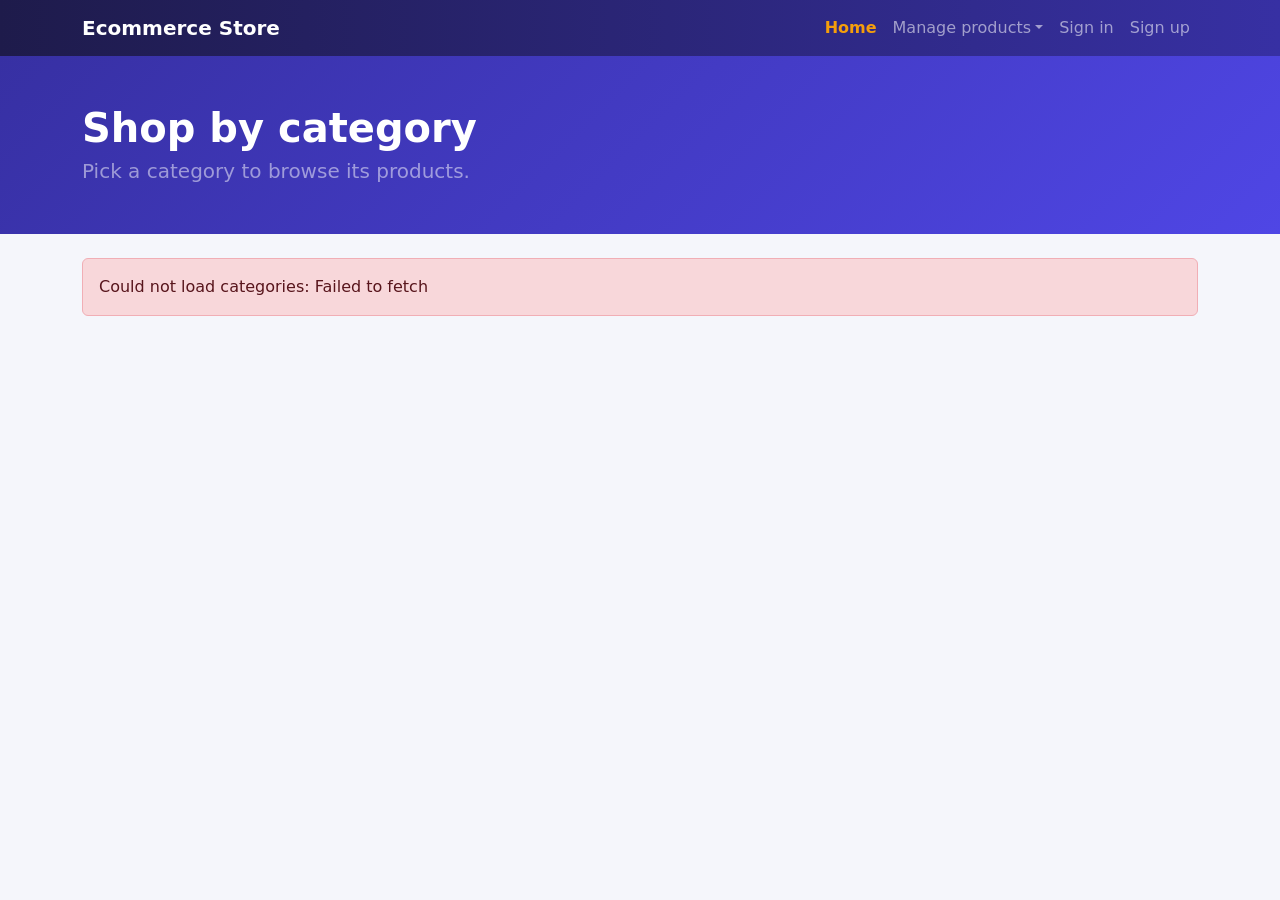
<file: index.html>
<!DOCTYPE html>
<html lang="en">

<head>
    <meta charset="UTF-8">
    <meta name="viewport" content="width=device-width, initial-scale=1">
    <title>Ecommerce Store</title>
    <link href="https://cdn.jsdelivr.net/npm/bootstrap@5.3.3/dist/css/bootstrap.min.css" rel="stylesheet">
    <link href="css/style.css" rel="stylesheet">
</head>

<body onload="loadCategories()">
    <nav class="navbar navbar-expand-lg navbar-dark store-navbar">
        <div class="container">
            <a class="navbar-brand fw-bold" href="index.html">Ecommerce Store</a>
            <button class="navbar-toggler" type="button" data-bs-toggle="collapse" data-bs-target="#mainNav"
                aria-controls="mainNav" aria-expanded="false" aria-label="Toggle navigation">
                <span class="navbar-toggler-icon"></span>
            </button>
            <div class="collapse navbar-collapse" id="mainNav">
                <ul class="navbar-nav ms-auto">
                    <li class="nav-item"><a class="nav-link active" href="index.html">Home</a></li>
                    <li class="nav-item dropdown">
                        <a class="nav-link dropdown-toggle" href="#" role="button"
                            data-bs-toggle="dropdown" aria-expanded="false">Manage products</a>
                        <ul class="dropdown-menu dropdown-menu-end">
                        <li><a class="dropdown-item" href="add-product-form.html">Add Product</a></li>
                        <li><a class="dropdown-item" href="add-product-image-form.html">Add Product Image</a></li>
                        <li><a class="dropdown-item" href="search-product-form.html">Search Product</a></li>
                        <li><a class="dropdown-item" href="view-all-products.html">View All Products</a></li>
                        <li><a class="dropdown-item" href="update-product-form.html">Update Product Name</a></li>
                        <li><a class="dropdown-item" href="delete-product-form.html">Delete Product</a></li>
                        </ul>
                    </li>
                    <li class="nav-item"><a class="nav-link" href="customer-sign-in.html">Sign in</a></li>
                    <li class="nav-item"><a class="nav-link" href="customer-sign-up.html">Sign up</a></li>
                </ul>
            </div>
        </div>
    </nav>

    <header class="hero text-white py-4 py-lg-5">
        <div class="container">
            <h1 class="display-6 fw-bold mb-1">Shop by category</h1>
            <p class="lead mb-0 text-white-50">Pick a category to browse its products.</p>
        </div>
    </header>

    <main class="container py-4">
        <div id="category-status" class="status alert alert-info" role="status"></div>
        <div id="category-list" class="row row-cols-1 row-cols-sm-2 row-cols-lg-3 g-4"></div>
    </main>

    <script src="https://cdn.jsdelivr.net/npm/bootstrap@5.3.3/dist/js/bootstrap.bundle.min.js"></script>
    <script src="js/custom.js"></script>
</body>

</html>
</file>
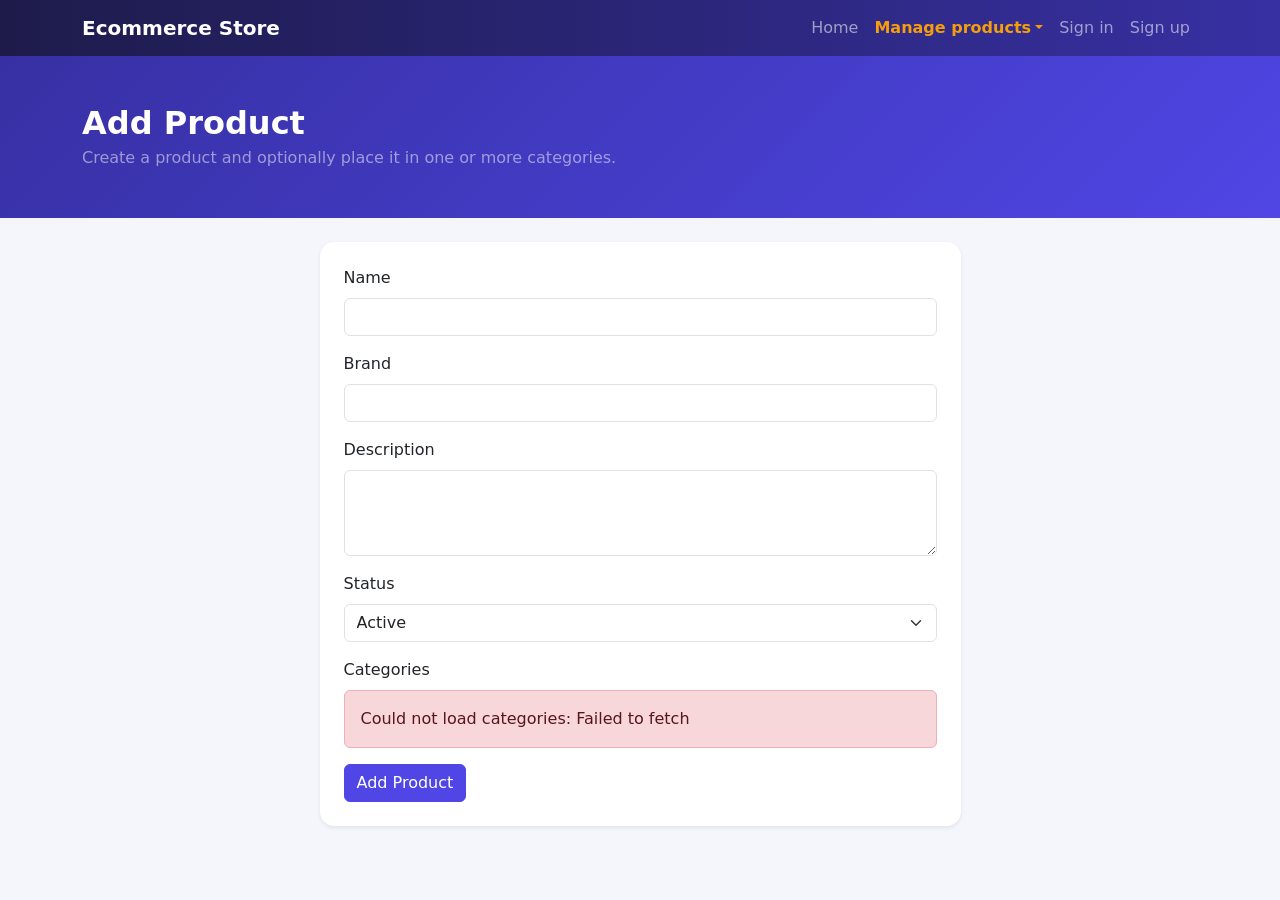
<file: add-product-form.html>
<!DOCTYPE html>
<html lang="en">

<head>
    <meta charset="UTF-8">
    <meta name="viewport" content="width=device-width, initial-scale=1">
    <title>Add Product</title>
    <link href="https://cdn.jsdelivr.net/npm/bootstrap@5.3.3/dist/css/bootstrap.min.css" rel="stylesheet">
    <link href="css/style.css" rel="stylesheet">
</head>

<body onload="loadCategoryOptions()">
    <nav class="navbar navbar-expand-lg navbar-dark store-navbar">
        <div class="container">
            <a class="navbar-brand fw-bold" href="index.html">Ecommerce Store</a>
            <button class="navbar-toggler" type="button" data-bs-toggle="collapse" data-bs-target="#mainNav"
                aria-controls="mainNav" aria-expanded="false" aria-label="Toggle navigation">
                <span class="navbar-toggler-icon"></span>
            </button>
            <div class="collapse navbar-collapse" id="mainNav">
                <ul class="navbar-nav ms-auto">
                    <li class="nav-item"><a class="nav-link" href="index.html">Home</a></li>
                    <li class="nav-item dropdown">
                        <a class="nav-link dropdown-toggle active" href="#" role="button"
                            data-bs-toggle="dropdown" aria-expanded="false">Manage products</a>
                        <ul class="dropdown-menu dropdown-menu-end">
                        <li><a class="dropdown-item active" href="add-product-form.html">Add Product</a></li>
                        <li><a class="dropdown-item" href="add-product-image-form.html">Add Product Image</a></li>
                        <li><a class="dropdown-item" href="search-product-form.html">Search Product</a></li>
                        <li><a class="dropdown-item" href="view-all-products.html">View All Products</a></li>
                        <li><a class="dropdown-item" href="update-product-form.html">Update Product Name</a></li>
                        <li><a class="dropdown-item" href="delete-product-form.html">Delete Product</a></li>
                        </ul>
                    </li>
                    <li class="nav-item"><a class="nav-link" href="customer-sign-in.html">Sign in</a></li>
                    <li class="nav-item"><a class="nav-link" href="customer-sign-up.html">Sign up</a></li>
                </ul>
            </div>
        </div>
    </nav>

    <header class="hero text-white py-4 py-lg-5">
        <div class="container">
            <h1 class="h2 fw-bold mb-0">Add Product</h1>
            <p class="mb-0 mt-1 text-white-50">Create a product and optionally place it in one or more categories.</p>
        </div>
    </header>

    <main class="container py-4">
        <div class="row justify-content-center">
            <div class="col-lg-7">
                <div class="card form-card shadow-sm">
                    <div class="card-body p-4">
                        <form onsubmit="return false;">
                            <div class="mb-3">
                                <label class="form-label" for="product-name">Name</label>
                                <input type="text" class="form-control" id="product-name" name="name">
                            </div>
                            <div class="mb-3">
                                <label class="form-label" for="product-brand">Brand</label>
                                <input type="text" class="form-control" id="product-brand" name="brand">
                            </div>
                            <div class="mb-3">
                                <label class="form-label" for="product-description">Description</label>
                                <textarea class="form-control" id="product-description" name="description" rows="3"></textarea>
                            </div>
                            <div class="mb-3">
                                <label class="form-label" for="product-status">Status</label>
                                <select class="form-select" id="product-status" name="status">
                                    <option>Active</option>
                                    <option>Inactive</option>
                                    <option>Draft</option>
                                    <option>Discontinued</option>
                                </select>
                            </div>
                            <div class="mb-3">
                                <label class="form-label d-block">Categories</label>
                                <div id="category-options"></div>
                                <div id="category-options-status" class="status alert alert-info mt-2" role="status"></div>
                            </div>
                            <button type="button" class="btn btn-primary" onclick="addProduct()">Add Product</button>
                        </form>
                        <div id="add-product-status" class="status alert alert-info mt-3" role="status"></div>
                    </div>
                </div>
            </div>
        </div>
    </main>

    <script src="https://cdn.jsdelivr.net/npm/bootstrap@5.3.3/dist/js/bootstrap.bundle.min.js"></script>
    <script src="js/custom.js"></script>
</body>

</html>
</file>
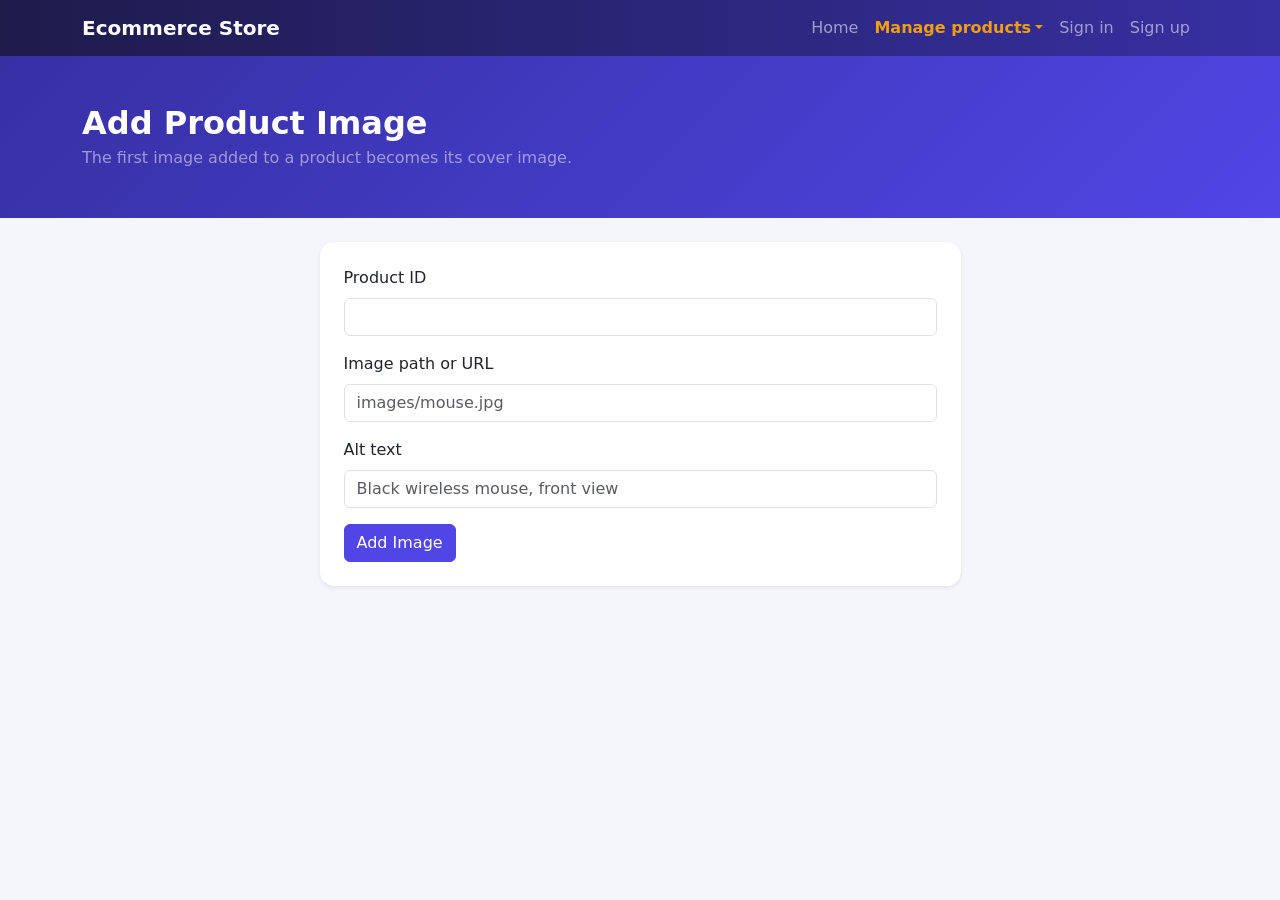
<file: add-product-image-form.html>
<!DOCTYPE html>
<html lang="en">

<head>
    <meta charset="UTF-8">
    <meta name="viewport" content="width=device-width, initial-scale=1">
    <title>Add Product Image</title>
    <link href="https://cdn.jsdelivr.net/npm/bootstrap@5.3.3/dist/css/bootstrap.min.css" rel="stylesheet">
    <link href="css/style.css" rel="stylesheet">
</head>

<body>
    <nav class="navbar navbar-expand-lg navbar-dark store-navbar">
        <div class="container">
            <a class="navbar-brand fw-bold" href="index.html">Ecommerce Store</a>
            <button class="navbar-toggler" type="button" data-bs-toggle="collapse" data-bs-target="#mainNav"
                aria-controls="mainNav" aria-expanded="false" aria-label="Toggle navigation">
                <span class="navbar-toggler-icon"></span>
            </button>
            <div class="collapse navbar-collapse" id="mainNav">
                <ul class="navbar-nav ms-auto">
                    <li class="nav-item"><a class="nav-link" href="index.html">Home</a></li>
                    <li class="nav-item dropdown">
                        <a class="nav-link dropdown-toggle active" href="#" role="button"
                            data-bs-toggle="dropdown" aria-expanded="false">Manage products</a>
                        <ul class="dropdown-menu dropdown-menu-end">
                        <li><a class="dropdown-item" href="add-product-form.html">Add Product</a></li>
                        <li><a class="dropdown-item active" href="add-product-image-form.html">Add Product Image</a></li>
                        <li><a class="dropdown-item" href="search-product-form.html">Search Product</a></li>
                        <li><a class="dropdown-item" href="view-all-products.html">View All Products</a></li>
                        <li><a class="dropdown-item" href="update-product-form.html">Update Product Name</a></li>
                        <li><a class="dropdown-item" href="delete-product-form.html">Delete Product</a></li>
                        </ul>
                    </li>
                    <li class="nav-item"><a class="nav-link" href="customer-sign-in.html">Sign in</a></li>
                    <li class="nav-item"><a class="nav-link" href="customer-sign-up.html">Sign up</a></li>
                </ul>
            </div>
        </div>
    </nav>

    <header class="hero text-white py-4 py-lg-5">
        <div class="container">
            <h1 class="h2 fw-bold mb-0">Add Product Image</h1>
            <p class="mb-0 mt-1 text-white-50">The first image added to a product becomes its cover image.</p>
        </div>
    </header>

    <main class="container py-4">
        <div class="row justify-content-center">
            <div class="col-lg-7">
                <div class="card form-card shadow-sm">
                    <div class="card-body p-4">
                        <form id="add-image-form" onsubmit="return false;">
                            <div class="mb-3">
                                <label class="form-label" for="image-productid">Product ID</label>
                                <input type="text" class="form-control" id="image-productid">
                            </div>
                            <div class="mb-3">
                                <label class="form-label" for="image-url">Image path or URL</label>
                                <input type="text" class="form-control" id="image-url" placeholder="images/mouse.jpg">
                            </div>
                            <div class="mb-3">
                                <label class="form-label" for="image-alt">Alt text</label>
                                <input type="text" class="form-control" id="image-alt" placeholder="Black wireless mouse, front view">
                            </div>
                            <button type="button" class="btn btn-primary" onclick="addProductImage()">Add Image</button>
                        </form>
                        <div id="add-image-status" class="status alert alert-info mt-3" role="status"></div>
                    </div>
                </div>
            </div>
        </div>
    </main>

    <script src="https://cdn.jsdelivr.net/npm/bootstrap@5.3.3/dist/js/bootstrap.bundle.min.js"></script>
    <script src="js/custom.js"></script>
</body>

</html>
</file>
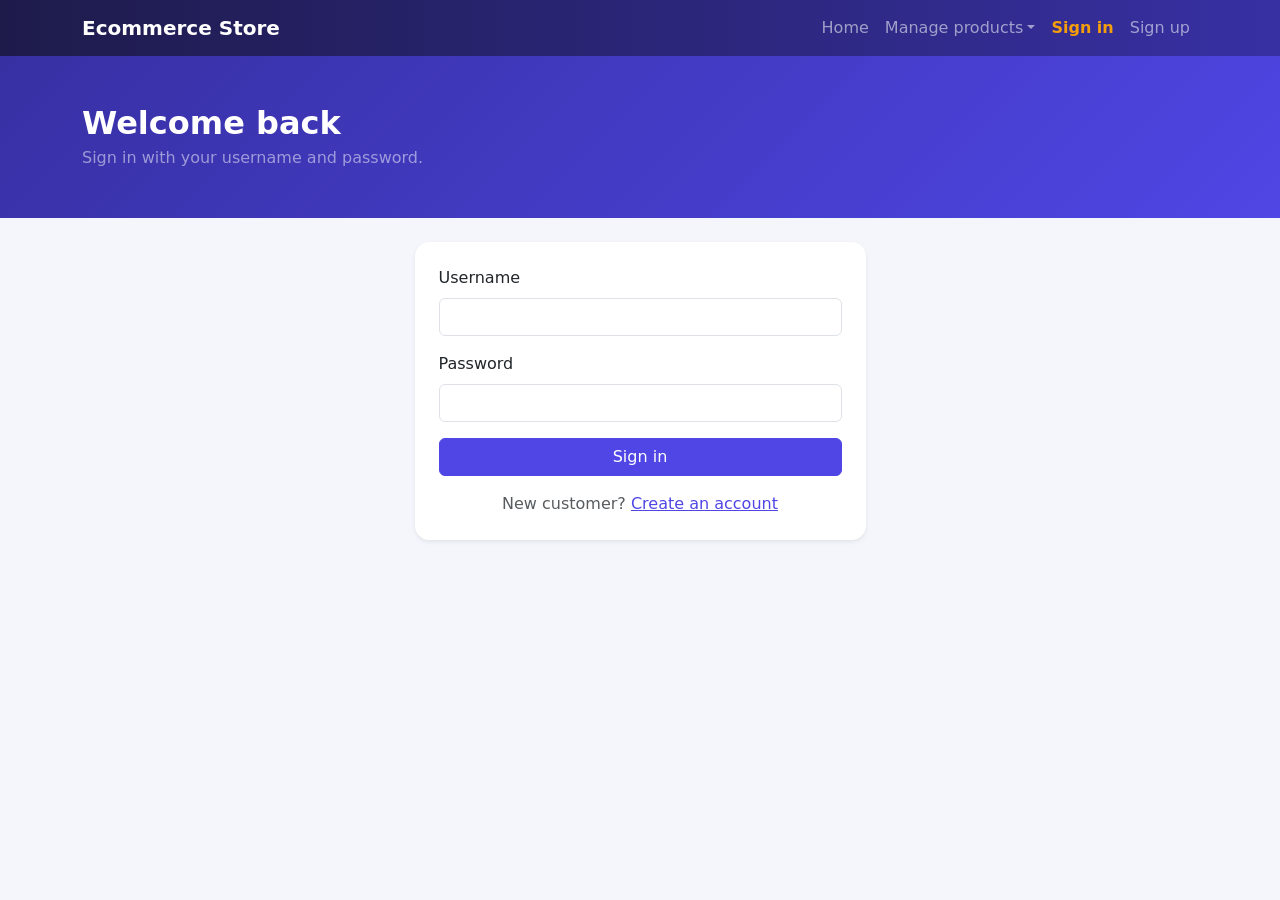
<file: customer-sign-in.html>
<!DOCTYPE html>
<html lang="en">

<head>
    <meta charset="UTF-8">
    <meta name="viewport" content="width=device-width, initial-scale=1">
    <title>Customer Sign In</title>
    <link href="https://cdn.jsdelivr.net/npm/bootstrap@5.3.3/dist/css/bootstrap.min.css" rel="stylesheet">
    <link href="css/style.css" rel="stylesheet">
</head>

<body>
    <nav class="navbar navbar-expand-lg navbar-dark store-navbar">
        <div class="container">
            <a class="navbar-brand fw-bold" href="index.html">Ecommerce Store</a>
            <button class="navbar-toggler" type="button" data-bs-toggle="collapse" data-bs-target="#mainNav"
                aria-controls="mainNav" aria-expanded="false" aria-label="Toggle navigation">
                <span class="navbar-toggler-icon"></span>
            </button>
            <div class="collapse navbar-collapse" id="mainNav">
                <ul class="navbar-nav ms-auto">
                    <li class="nav-item"><a class="nav-link" href="index.html">Home</a></li>
                    <li class="nav-item dropdown">
                        <a class="nav-link dropdown-toggle" href="#" role="button"
                            data-bs-toggle="dropdown" aria-expanded="false">Manage products</a>
                        <ul class="dropdown-menu dropdown-menu-end">
                        <li><a class="dropdown-item" href="add-product-form.html">Add Product</a></li>
                        <li><a class="dropdown-item" href="add-product-image-form.html">Add Product Image</a></li>
                        <li><a class="dropdown-item" href="search-product-form.html">Search Product</a></li>
                        <li><a class="dropdown-item" href="view-all-products.html">View All Products</a></li>
                        <li><a class="dropdown-item" href="update-product-form.html">Update Product Name</a></li>
                        <li><a class="dropdown-item" href="delete-product-form.html">Delete Product</a></li>
                        </ul>
                    </li>
                    <li class="nav-item"><a class="nav-link active" href="customer-sign-in.html">Sign in</a></li>
                    <li class="nav-item"><a class="nav-link" href="customer-sign-up.html">Sign up</a></li>
                </ul>
            </div>
        </div>
    </nav>

    <header class="hero text-white py-4 py-lg-5">
        <div class="container">
            <h1 class="h2 fw-bold mb-0">Welcome back</h1>
            <p class="mb-0 mt-1 text-white-50">Sign in with your username and password.</p>
        </div>
    </header>

    <main class="container py-4">
        <div class="row justify-content-center">
            <div class="col-lg-5">
                <div class="card form-card shadow-sm">
                    <div class="card-body p-4">
                        <form id="sign-in-form" onsubmit="signIn(); return false;">
                            <div class="mb-3">
                                <label class="form-label" for="signin-username">Username</label>
                                <input type="text" class="form-control" id="signin-username" name="username" autocomplete="username" required>
                            </div>
                            <div class="mb-3">
                                <label class="form-label" for="signin-password">Password</label>
                                <input type="password" class="form-control" id="signin-password" name="password" autocomplete="current-password" required>
                            </div>
                            <button type="submit" class="btn btn-primary w-100">Sign in</button>
                        </form>
                        <div id="sign-in-status" class="status alert alert-info mt-3" role="status"></div>
                        <p class="text-center text-muted mb-0 mt-3">New customer? <a href="customer-sign-up.html">Create an account</a></p>
                    </div>
                </div>
            </div>
        </div>
    </main>

    <script src="https://cdn.jsdelivr.net/npm/bootstrap@5.3.3/dist/js/bootstrap.bundle.min.js"></script>
    <script src="js/custom.js"></script>
</body>

</html>
</file>
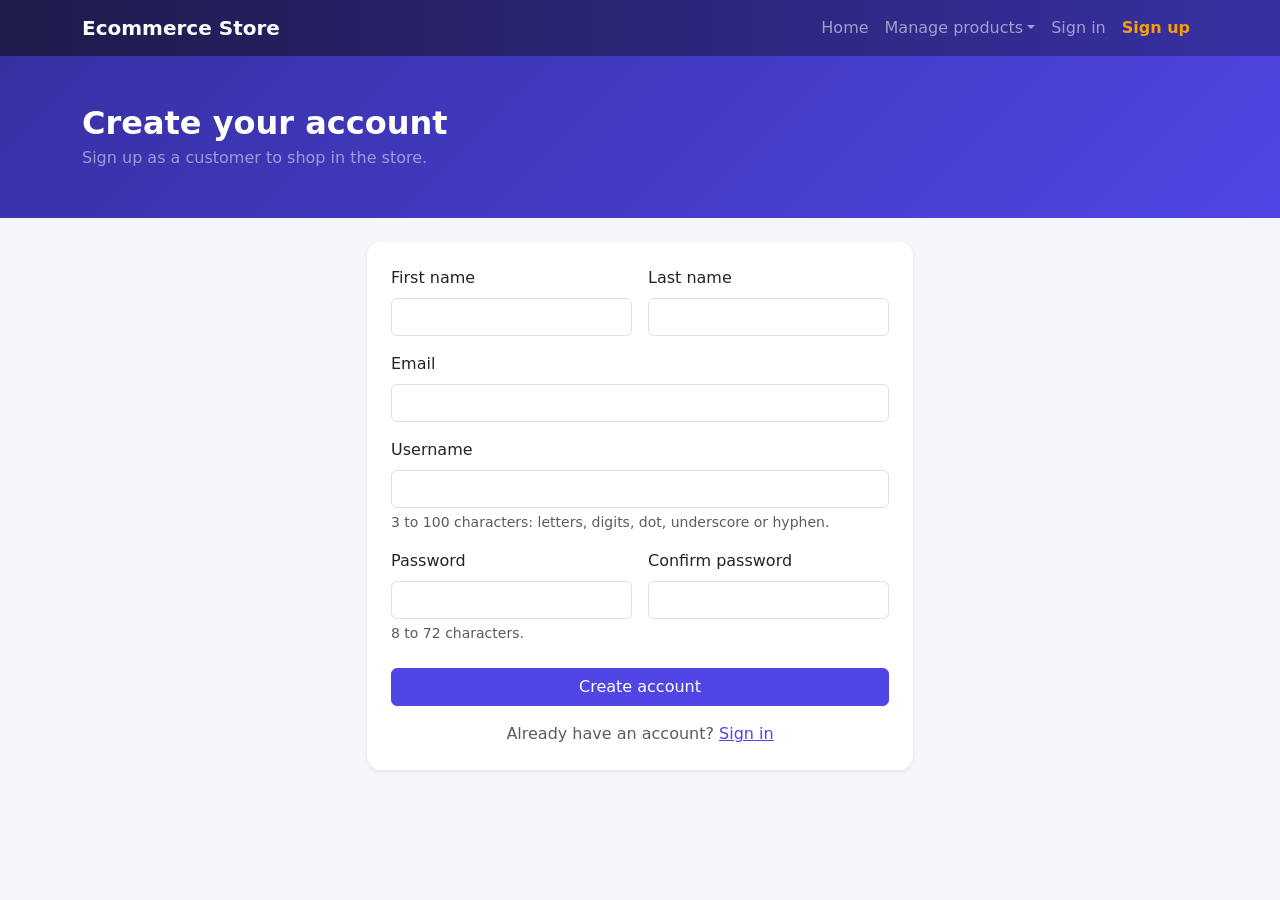
<file: customer-sign-up.html>
<!DOCTYPE html>
<html lang="en">

<head>
    <meta charset="UTF-8">
    <meta name="viewport" content="width=device-width, initial-scale=1">
    <title>Customer Sign Up</title>
    <link href="https://cdn.jsdelivr.net/npm/bootstrap@5.3.3/dist/css/bootstrap.min.css" rel="stylesheet">
    <link href="css/style.css" rel="stylesheet">
</head>

<body>
    <nav class="navbar navbar-expand-lg navbar-dark store-navbar">
        <div class="container">
            <a class="navbar-brand fw-bold" href="index.html">Ecommerce Store</a>
            <button class="navbar-toggler" type="button" data-bs-toggle="collapse" data-bs-target="#mainNav"
                aria-controls="mainNav" aria-expanded="false" aria-label="Toggle navigation">
                <span class="navbar-toggler-icon"></span>
            </button>
            <div class="collapse navbar-collapse" id="mainNav">
                <ul class="navbar-nav ms-auto">
                    <li class="nav-item"><a class="nav-link" href="index.html">Home</a></li>
                    <li class="nav-item dropdown">
                        <a class="nav-link dropdown-toggle" href="#" role="button"
                            data-bs-toggle="dropdown" aria-expanded="false">Manage products</a>
                        <ul class="dropdown-menu dropdown-menu-end">
                        <li><a class="dropdown-item" href="add-product-form.html">Add Product</a></li>
                        <li><a class="dropdown-item" href="add-product-image-form.html">Add Product Image</a></li>
                        <li><a class="dropdown-item" href="search-product-form.html">Search Product</a></li>
                        <li><a class="dropdown-item" href="view-all-products.html">View All Products</a></li>
                        <li><a class="dropdown-item" href="update-product-form.html">Update Product Name</a></li>
                        <li><a class="dropdown-item" href="delete-product-form.html">Delete Product</a></li>
                        </ul>
                    </li>
                    <li class="nav-item"><a class="nav-link" href="customer-sign-in.html">Sign in</a></li>
                    <li class="nav-item"><a class="nav-link active" href="customer-sign-up.html">Sign up</a></li>
                </ul>
            </div>
        </div>
    </nav>

    <header class="hero text-white py-4 py-lg-5">
        <div class="container">
            <h1 class="h2 fw-bold mb-0">Create your account</h1>
            <p class="mb-0 mt-1 text-white-50">Sign up as a customer to shop in the store.</p>
        </div>
    </header>

    <main class="container py-4">
        <div class="row justify-content-center">
            <div class="col-lg-6">
                <div class="card form-card shadow-sm">
                    <div class="card-body p-4">
                        <form id="sign-up-form" onsubmit="signUp(); return false;">
                            <div class="row g-3">
                                <div class="col-sm-6">
                                    <label class="form-label" for="signup-first-name">First name</label>
                                    <input type="text" class="form-control" id="signup-first-name" name="firstName" maxlength="60" autocomplete="given-name" required>
                                </div>
                                <div class="col-sm-6">
                                    <label class="form-label" for="signup-last-name">Last name</label>
                                    <input type="text" class="form-control" id="signup-last-name" name="lastName" maxlength="60" autocomplete="family-name" required>
                                </div>
                                <div class="col-12">
                                    <label class="form-label" for="signup-email">Email</label>
                                    <input type="email" class="form-control" id="signup-email" name="email" maxlength="254" autocomplete="email" required>
                                </div>
                                <div class="col-12">
                                    <label class="form-label" for="signup-username">Username</label>
                                    <input type="text" class="form-control" id="signup-username" name="username" maxlength="100" autocomplete="username" required>
                                    <div class="form-text">3 to 100 characters: letters, digits, dot, underscore or hyphen.</div>
                                </div>
                                <div class="col-sm-6">
                                    <label class="form-label" for="signup-password">Password</label>
                                    <input type="password" class="form-control" id="signup-password" name="password" minlength="8" maxlength="72" autocomplete="new-password" required>
                                    <div class="form-text">8 to 72 characters.</div>
                                </div>
                                <div class="col-sm-6">
                                    <label class="form-label" for="signup-confirm-password">Confirm password</label>
                                    <input type="password" class="form-control" id="signup-confirm-password" autocomplete="new-password" required>
                                </div>
                            </div>
                            <button type="submit" class="btn btn-primary mt-4 w-100">Create account</button>
                        </form>
                        <div id="sign-up-status" class="status alert alert-info mt-3" role="status"></div>
                        <p class="text-center text-muted mb-0 mt-3">Already have an account? <a href="customer-sign-in.html">Sign in</a></p>
                    </div>
                </div>
            </div>
        </div>
    </main>

    <script src="https://cdn.jsdelivr.net/npm/bootstrap@5.3.3/dist/js/bootstrap.bundle.min.js"></script>
    <script src="js/custom.js"></script>
</body>

</html>
</file>
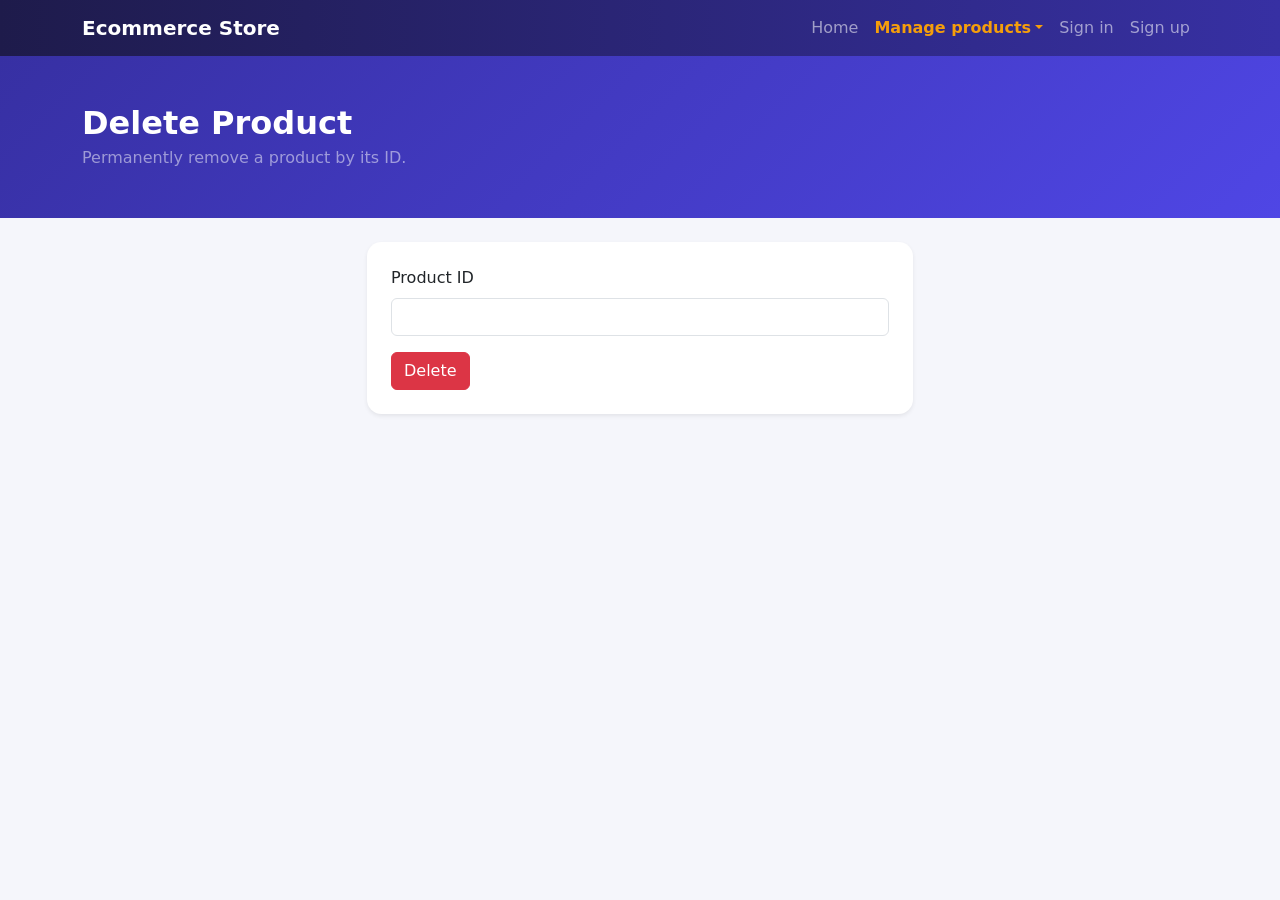
<file: delete-product-form.html>
<!DOCTYPE html>
<html lang="en">

<head>
    <meta charset="UTF-8">
    <meta name="viewport" content="width=device-width, initial-scale=1">
    <title>Delete Product</title>
    <link href="https://cdn.jsdelivr.net/npm/bootstrap@5.3.3/dist/css/bootstrap.min.css" rel="stylesheet">
    <link href="css/style.css" rel="stylesheet">
</head>

<body>
    <nav class="navbar navbar-expand-lg navbar-dark store-navbar">
        <div class="container">
            <a class="navbar-brand fw-bold" href="index.html">Ecommerce Store</a>
            <button class="navbar-toggler" type="button" data-bs-toggle="collapse" data-bs-target="#mainNav"
                aria-controls="mainNav" aria-expanded="false" aria-label="Toggle navigation">
                <span class="navbar-toggler-icon"></span>
            </button>
            <div class="collapse navbar-collapse" id="mainNav">
                <ul class="navbar-nav ms-auto">
                    <li class="nav-item"><a class="nav-link" href="index.html">Home</a></li>
                    <li class="nav-item dropdown">
                        <a class="nav-link dropdown-toggle active" href="#" role="button"
                            data-bs-toggle="dropdown" aria-expanded="false">Manage products</a>
                        <ul class="dropdown-menu dropdown-menu-end">
                        <li><a class="dropdown-item" href="add-product-form.html">Add Product</a></li>
                        <li><a class="dropdown-item" href="add-product-image-form.html">Add Product Image</a></li>
                        <li><a class="dropdown-item" href="search-product-form.html">Search Product</a></li>
                        <li><a class="dropdown-item" href="view-all-products.html">View All Products</a></li>
                        <li><a class="dropdown-item" href="update-product-form.html">Update Product Name</a></li>
                        <li><a class="dropdown-item active" href="delete-product-form.html">Delete Product</a></li>
                        </ul>
                    </li>
                    <li class="nav-item"><a class="nav-link" href="customer-sign-in.html">Sign in</a></li>
                    <li class="nav-item"><a class="nav-link" href="customer-sign-up.html">Sign up</a></li>
                </ul>
            </div>
        </div>
    </nav>

    <header class="hero text-white py-4 py-lg-5">
        <div class="container">
            <h1 class="h2 fw-bold mb-0">Delete Product</h1>
            <p class="mb-0 mt-1 text-white-50">Permanently remove a product by its ID.</p>
        </div>
    </header>

    <main class="container py-4">
        <div class="row justify-content-center">
            <div class="col-lg-6">
                <div class="card form-card shadow-sm">
                    <div class="card-body p-4">
                        <form id="delete-form" onsubmit="return false;">
                            <div class="mb-3">
                                <label class="form-label" for="delete-productid">Product ID</label>
                                <input type="text" class="form-control" id="delete-productid">
                            </div>
                            <button type="button" class="btn btn-danger" onclick="removeProduct()">Delete</button>
                        </form>
                        <div id="delete-product-status" class="status alert alert-info mt-3" role="status"></div>
                    </div>
                </div>
            </div>
        </div>
    </main>

    <script src="https://cdn.jsdelivr.net/npm/bootstrap@5.3.3/dist/js/bootstrap.bundle.min.js"></script>
    <script src="js/custom.js"></script>
</body>

</html>
</file>
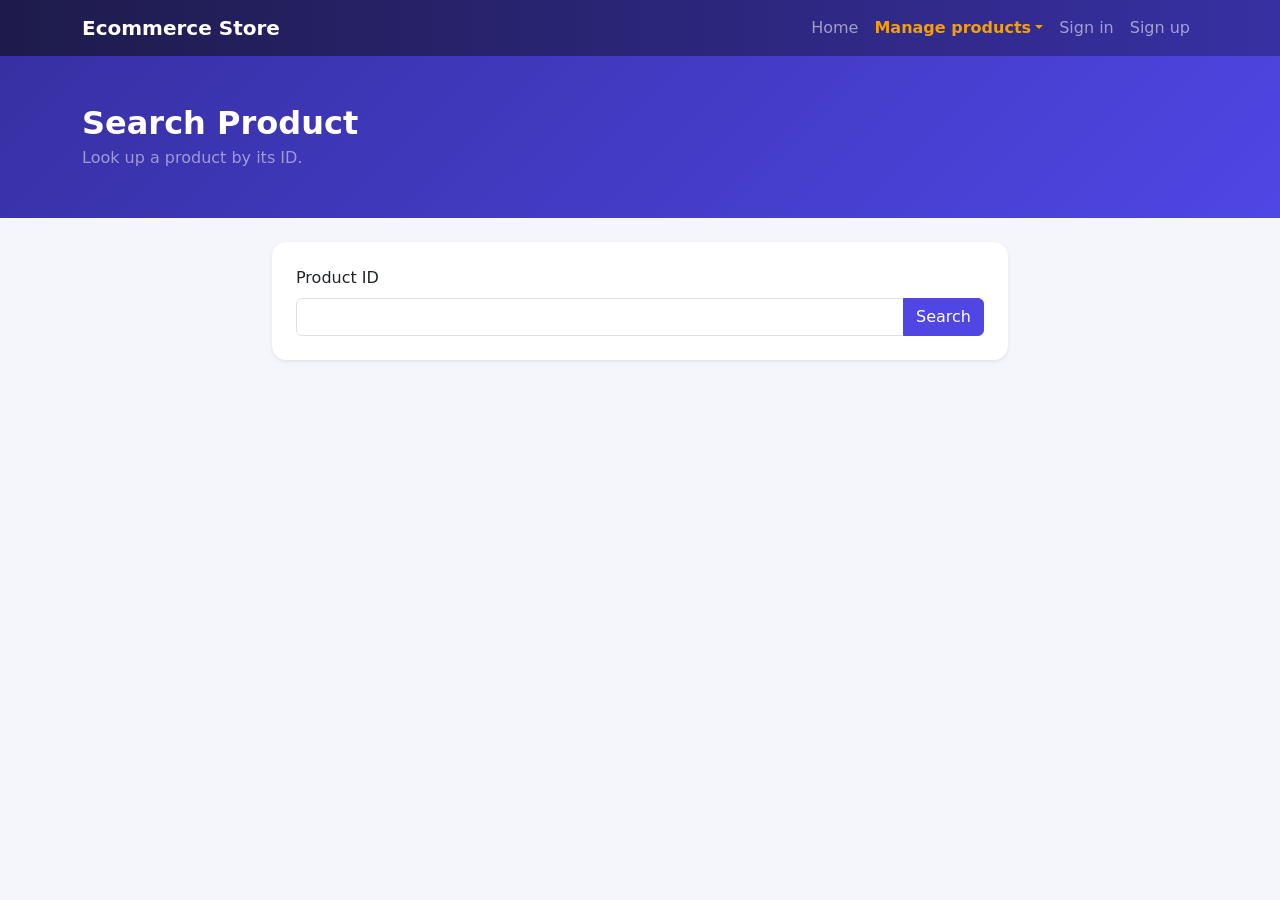
<file: search-product-form.html>
<!DOCTYPE html>
<html lang="en">

<head>
    <meta charset="UTF-8">
    <meta name="viewport" content="width=device-width, initial-scale=1">
    <title>Search Product</title>
    <link href="https://cdn.jsdelivr.net/npm/bootstrap@5.3.3/dist/css/bootstrap.min.css" rel="stylesheet">
    <link href="css/style.css" rel="stylesheet">
</head>

<body>
    <nav class="navbar navbar-expand-lg navbar-dark store-navbar">
        <div class="container">
            <a class="navbar-brand fw-bold" href="index.html">Ecommerce Store</a>
            <button class="navbar-toggler" type="button" data-bs-toggle="collapse" data-bs-target="#mainNav"
                aria-controls="mainNav" aria-expanded="false" aria-label="Toggle navigation">
                <span class="navbar-toggler-icon"></span>
            </button>
            <div class="collapse navbar-collapse" id="mainNav">
                <ul class="navbar-nav ms-auto">
                    <li class="nav-item"><a class="nav-link" href="index.html">Home</a></li>
                    <li class="nav-item dropdown">
                        <a class="nav-link dropdown-toggle active" href="#" role="button"
                            data-bs-toggle="dropdown" aria-expanded="false">Manage products</a>
                        <ul class="dropdown-menu dropdown-menu-end">
                        <li><a class="dropdown-item" href="add-product-form.html">Add Product</a></li>
                        <li><a class="dropdown-item" href="add-product-image-form.html">Add Product Image</a></li>
                        <li><a class="dropdown-item active" href="search-product-form.html">Search Product</a></li>
                        <li><a class="dropdown-item" href="view-all-products.html">View All Products</a></li>
                        <li><a class="dropdown-item" href="update-product-form.html">Update Product Name</a></li>
                        <li><a class="dropdown-item" href="delete-product-form.html">Delete Product</a></li>
                        </ul>
                    </li>
                    <li class="nav-item"><a class="nav-link" href="customer-sign-in.html">Sign in</a></li>
                    <li class="nav-item"><a class="nav-link" href="customer-sign-up.html">Sign up</a></li>
                </ul>
            </div>
        </div>
    </nav>

    <header class="hero text-white py-4 py-lg-5">
        <div class="container">
            <h1 class="h2 fw-bold mb-0">Search Product</h1>
            <p class="mb-0 mt-1 text-white-50">Look up a product by its ID.</p>
        </div>
    </header>

    <main class="container py-4">
        <div class="row justify-content-center">
            <div class="col-lg-8">
                <div class="card form-card shadow-sm">
                    <div class="card-body p-4">
                        <form onsubmit="return false;">
                            <label class="form-label" for="productid">Product ID</label>
                            <div class="input-group">
                                <input type="text" class="form-control" id="productid">
                                <button type="button" class="btn btn-primary" onclick="searchProduct()">Search</button>
                            </div>
                        </form>
                        <div id="product-search-status" class="status alert alert-info mt-3" role="status"></div>
                        <div id="product-details" class="mt-4" hidden>
                            <div class="d-flex justify-content-between align-items-start gap-3">
                                <h2 id="result-name" class="h4 mb-1"></h2>
                                <span id="result-status" class="badge"></span>
                            </div>
                            <p class="text-muted mb-3">Product ID: <span id="result-id"></span> &middot; Brand: <span id="result-brand"></span></p>
                            <p id="result-description"></p>
                            <h3 class="h6 mt-4">Images</h3>
                            <p class="small text-muted">The outlined image is the cover image.</p>
                            <div id="result-images" class="d-flex flex-wrap gap-3"></div>
                        </div>
                    </div>
                </div>
            </div>
        </div>
    </main>

    <script src="https://cdn.jsdelivr.net/npm/bootstrap@5.3.3/dist/js/bootstrap.bundle.min.js"></script>
    <script src="js/custom.js"></script>
</body>

</html>
</file>
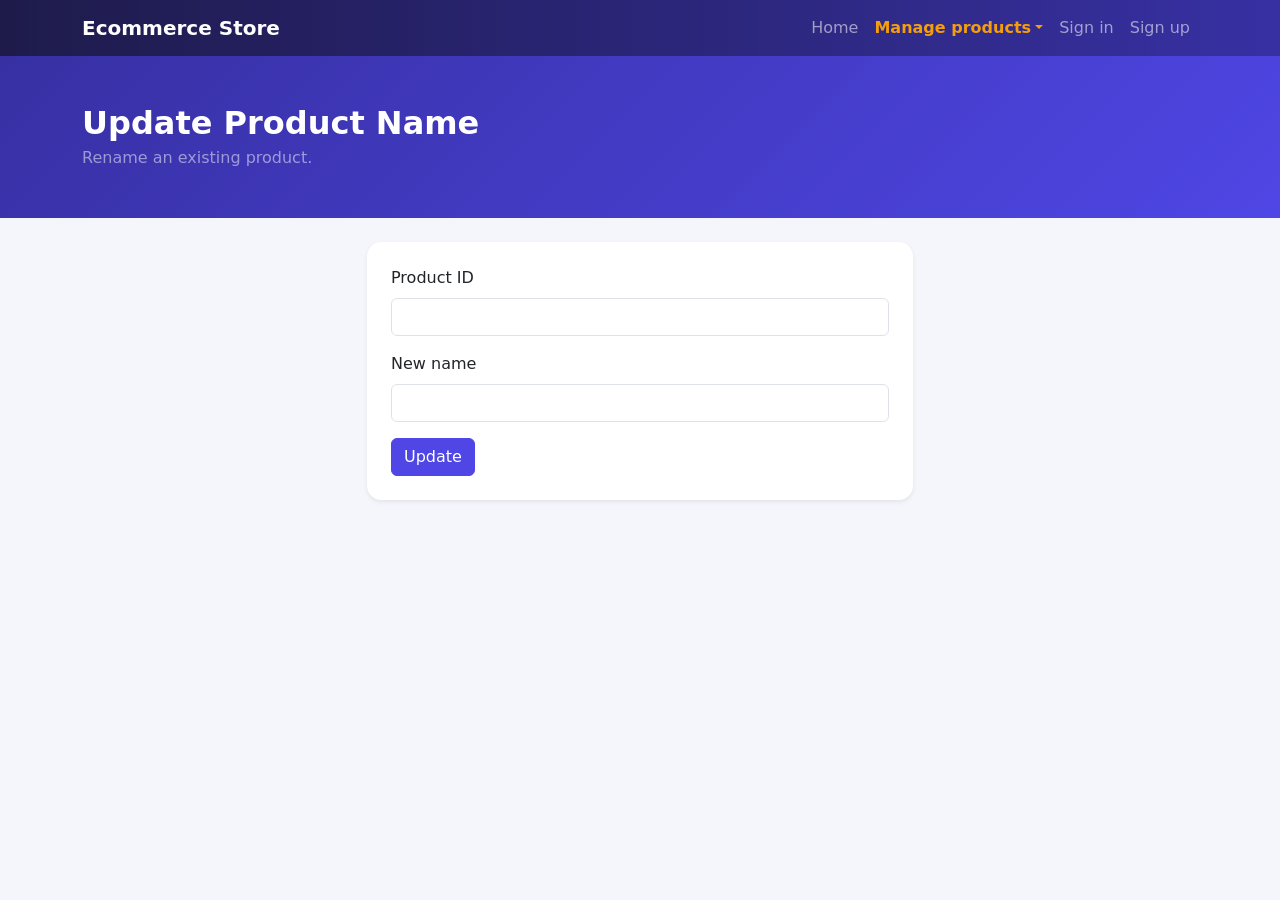
<file: update-product-form.html>
<!DOCTYPE html>
<html lang="en">

<head>
    <meta charset="UTF-8">
    <meta name="viewport" content="width=device-width, initial-scale=1">
    <title>Update Product Name</title>
    <link href="https://cdn.jsdelivr.net/npm/bootstrap@5.3.3/dist/css/bootstrap.min.css" rel="stylesheet">
    <link href="css/style.css" rel="stylesheet">
</head>

<body>
    <nav class="navbar navbar-expand-lg navbar-dark store-navbar">
        <div class="container">
            <a class="navbar-brand fw-bold" href="index.html">Ecommerce Store</a>
            <button class="navbar-toggler" type="button" data-bs-toggle="collapse" data-bs-target="#mainNav"
                aria-controls="mainNav" aria-expanded="false" aria-label="Toggle navigation">
                <span class="navbar-toggler-icon"></span>
            </button>
            <div class="collapse navbar-collapse" id="mainNav">
                <ul class="navbar-nav ms-auto">
                    <li class="nav-item"><a class="nav-link" href="index.html">Home</a></li>
                    <li class="nav-item dropdown">
                        <a class="nav-link dropdown-toggle active" href="#" role="button"
                            data-bs-toggle="dropdown" aria-expanded="false">Manage products</a>
                        <ul class="dropdown-menu dropdown-menu-end">
                        <li><a class="dropdown-item" href="add-product-form.html">Add Product</a></li>
                        <li><a class="dropdown-item" href="add-product-image-form.html">Add Product Image</a></li>
                        <li><a class="dropdown-item" href="search-product-form.html">Search Product</a></li>
                        <li><a class="dropdown-item" href="view-all-products.html">View All Products</a></li>
                        <li><a class="dropdown-item active" href="update-product-form.html">Update Product Name</a></li>
                        <li><a class="dropdown-item" href="delete-product-form.html">Delete Product</a></li>
                        </ul>
                    </li>
                    <li class="nav-item"><a class="nav-link" href="customer-sign-in.html">Sign in</a></li>
                    <li class="nav-item"><a class="nav-link" href="customer-sign-up.html">Sign up</a></li>
                </ul>
            </div>
        </div>
    </nav>

    <header class="hero text-white py-4 py-lg-5">
        <div class="container">
            <h1 class="h2 fw-bold mb-0">Update Product Name</h1>
            <p class="mb-0 mt-1 text-white-50">Rename an existing product.</p>
        </div>
    </header>

    <main class="container py-4">
        <div class="row justify-content-center">
            <div class="col-lg-6">
                <div class="card form-card shadow-sm">
                    <div class="card-body p-4">
                        <form id="update-form" onsubmit="return false;">
                            <div class="mb-3">
                                <label class="form-label" for="update-productid">Product ID</label>
                                <input type="text" class="form-control" id="update-productid">
                            </div>
                            <div class="mb-3">
                                <label class="form-label" for="update-name">New name</label>
                                <input type="text" class="form-control" id="update-name">
                            </div>
                            <button type="button" class="btn btn-primary" onclick="updateProductName()">Update</button>
                        </form>
                        <div id="update-product-status" class="status alert alert-info mt-3" role="status"></div>
                    </div>
                </div>
            </div>
        </div>
    </main>

    <script src="https://cdn.jsdelivr.net/npm/bootstrap@5.3.3/dist/js/bootstrap.bundle.min.js"></script>
    <script src="js/custom.js"></script>
</body>

</html>
</file>
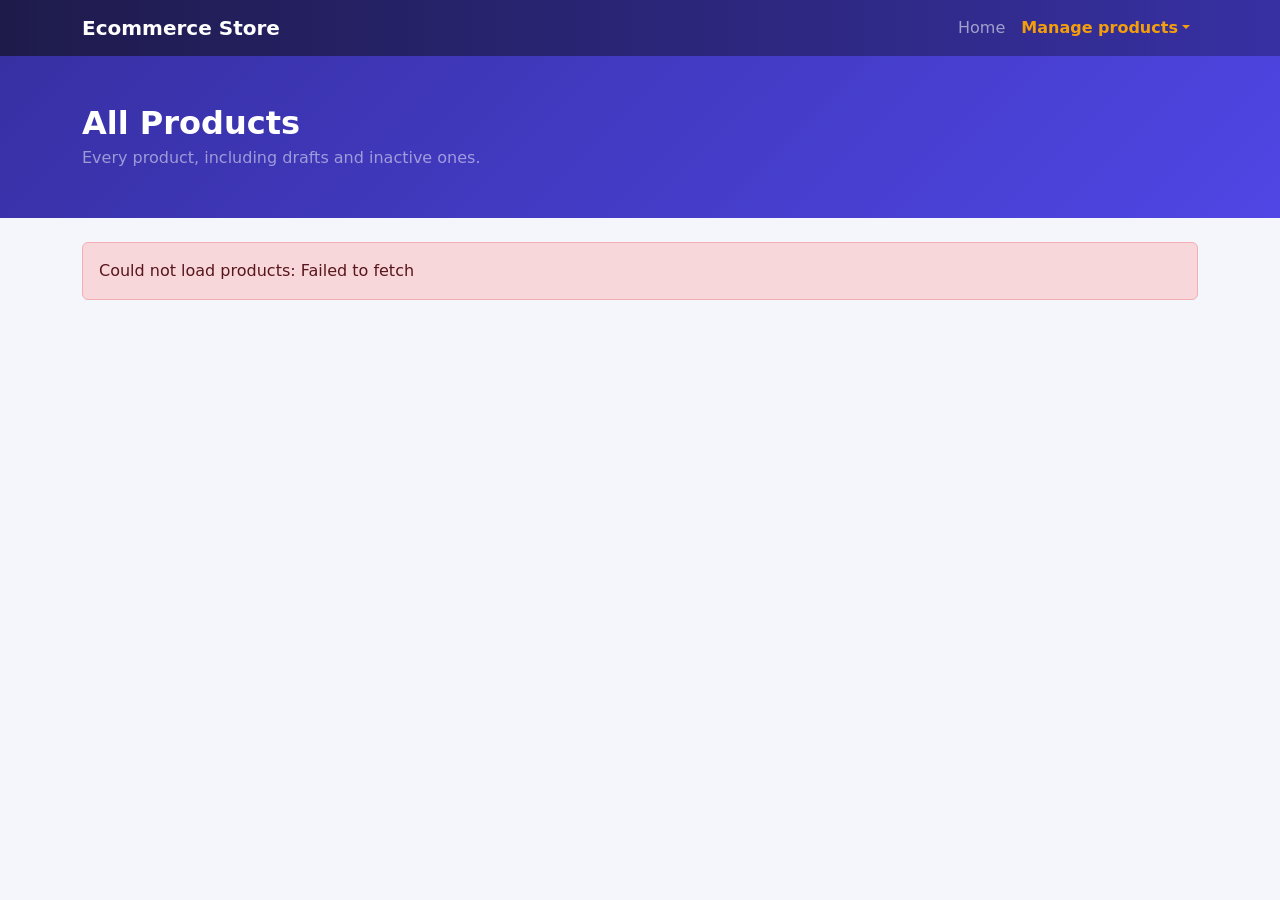
<file: view-all-products.html>
<!DOCTYPE html>
<html lang="en">

<head>
    <meta charset="UTF-8">
    <meta name="viewport" content="width=device-width, initial-scale=1">
    <title>All Products</title>
    <link href="https://cdn.jsdelivr.net/npm/bootstrap@5.3.3/dist/css/bootstrap.min.css" rel="stylesheet">
    <link href="css/style.css" rel="stylesheet">
</head>

<body onload="viewAllProducts()">
    <nav class="navbar navbar-expand-lg navbar-dark store-navbar">
        <div class="container">
            <a class="navbar-brand fw-bold" href="index.html">Ecommerce Store</a>
            <button class="navbar-toggler" type="button" data-bs-toggle="collapse" data-bs-target="#mainNav"
                aria-controls="mainNav" aria-expanded="false" aria-label="Toggle navigation">
                <span class="navbar-toggler-icon"></span>
            </button>
            <div class="collapse navbar-collapse" id="mainNav">
                <ul class="navbar-nav ms-auto">
                    <li class="nav-item"><a class="nav-link" href="index.html">Home</a></li>
                    <li class="nav-item dropdown">
                        <a class="nav-link dropdown-toggle active" href="#" role="button"
                            data-bs-toggle="dropdown" aria-expanded="false">Manage products</a>
                        <ul class="dropdown-menu dropdown-menu-end">
                        <li><a class="dropdown-item" href="add-product-form.html">Add Product</a></li>
                        <li><a class="dropdown-item" href="add-product-image-form.html">Add Product Image</a></li>
                        <li><a class="dropdown-item" href="search-product-form.html">Search Product</a></li>
                        <li><a class="dropdown-item active" href="view-all-products.html">View All Products</a></li>
                        <li><a class="dropdown-item" href="update-product-form.html">Update Product Name</a></li>
                        <li><a class="dropdown-item" href="delete-product-form.html">Delete Product</a></li>
                        </ul>
                    </li>
                </ul>
            </div>
        </div>
    </nav>

    <header class="hero text-white py-4 py-lg-5">
        <div class="container">
            <h1 class="h2 fw-bold mb-0">All Products</h1>
            <p class="mb-0 mt-1 text-white-50">Every product, including drafts and inactive ones.</p>
        </div>
    </header>

    <main class="container py-4">
        <div id="products-status" class="status alert alert-info" role="status"></div>
        <div class="card form-card shadow-sm">
            <div class="table-responsive">
                <table id="products-table" class="table table-hover align-middle mb-0" hidden>
                    <thead class="table-light">
                        <tr>
                            <th>Image</th>
                            <th>ID</th>
                            <th>Name</th>
                            <th>Brand</th>
                            <th>Description</th>
                            <th>Status</th>
                        </tr>
                    </thead>
                    <tbody id="products-body"></tbody>
                </table>
            </div>
        </div>
    </main>

    <script src="https://cdn.jsdelivr.net/npm/bootstrap@5.3.3/dist/js/bootstrap.bundle.min.js"></script>
    <script src="js/custom.js"></script>
</body>

</html>
</file>
<file: css/style.css>
/* Colour theme: indigo (primary) with an amber accent. Bootstrap does the layout. */
:root {
    --store-primary: #4f46e5;
    --store-primary-dark: #3730a3;
    --store-ink: #1e1b4b;
    --store-accent: #f59e0b;
    --store-bg: #f5f6fb;

    --bs-primary: #4f46e5;
    --bs-primary-rgb: 79, 70, 229;
    --bs-link-color: #4f46e5;
    --bs-link-color-rgb: 79, 70, 229;
    --bs-link-hover-color: #3730a3;
    --bs-link-hover-color-rgb: 55, 48, 163;
}

body {
    background-color: var(--store-bg);
    color: #25234a;
}

/* ---------- navigation and page header ---------- */
.store-navbar {
    background: linear-gradient(90deg, var(--store-ink), var(--store-primary-dark));
}

.store-navbar .nav-link.active {
    color: var(--store-accent);
    font-weight: 600;
}

.hero {
    background: linear-gradient(135deg, var(--store-primary-dark), var(--store-primary));
}

/* ---------- buttons and form controls ---------- */
.btn-primary {
    --bs-btn-bg: var(--store-primary);
    --bs-btn-border-color: var(--store-primary);
    --bs-btn-hover-bg: var(--store-primary-dark);
    --bs-btn-hover-border-color: var(--store-primary-dark);
    --bs-btn-active-bg: var(--store-primary-dark);
    --bs-btn-active-border-color: var(--store-primary-dark);
    --bs-btn-disabled-bg: var(--store-primary);
    --bs-btn-disabled-border-color: var(--store-primary);
    --bs-btn-focus-shadow-rgb: 79, 70, 229;
}

.form-control:focus,
.form-select:focus {
    border-color: #a5a1f2;
    box-shadow: 0 0 0 0.25rem rgba(79, 70, 229, 0.25);
}

.form-check-input:checked {
    background-color: var(--store-primary);
    border-color: var(--store-primary);
}

.form-check-input:focus {
    border-color: #a5a1f2;
    box-shadow: 0 0 0 0.25rem rgba(79, 70, 229, 0.25);
}

.form-card {
    border: 0;
    border-radius: 0.9rem;
}

/* An empty status message shows nothing. */
.status:empty {
    display: none;
}

/* ---------- category cards ---------- */
.category-card {
    border: 0;
    border-radius: 0.9rem;
    border-top: 4px solid var(--store-primary);
    transition: transform 0.15s ease, box-shadow 0.15s ease;
}

.category-card:hover {
    transform: translateY(-4px);
    box-shadow: 0 0.75rem 1.5rem rgba(30, 27, 75, 0.15) !important;
}

.category-badge {
    width: 3rem;
    height: 3rem;
    border-radius: 50%;
    display: flex;
    align-items: center;
    justify-content: center;
    font-size: 1.25rem;
    font-weight: 700;
    background: rgba(79, 70, 229, 0.12);
    color: var(--store-primary);
}

/* ---------- product cards, thumbnails and gallery ---------- */
.product-card {
    border: 0;
    border-radius: 0.9rem;
    overflow: hidden;
}

.product-image {
    height: 200px;
    object-fit: cover;
}

.product-placeholder {
    height: 200px;
    display: flex;
    align-items: center;
    justify-content: center;
    background: #e8e9f5;
    color: #6b6f8d;
}

.brand-badge {
    background: rgba(245, 158, 11, 0.18);
    color: #92400e;
}

.line-clamp-3 {
    display: -webkit-box;
    -webkit-line-clamp: 3;
    line-clamp: 3;
    -webkit-box-orient: vertical;
    overflow: hidden;
}

.thumb {
    width: 64px;
    height: 64px;
    object-fit: cover;
    border-radius: 0.5rem;
}

.gallery-image {
    width: 150px;
    height: 120px;
    object-fit: cover;
    border-radius: 0.5rem;
}

.cover-image {
    outline: 3px solid var(--store-accent);
}
</file>
